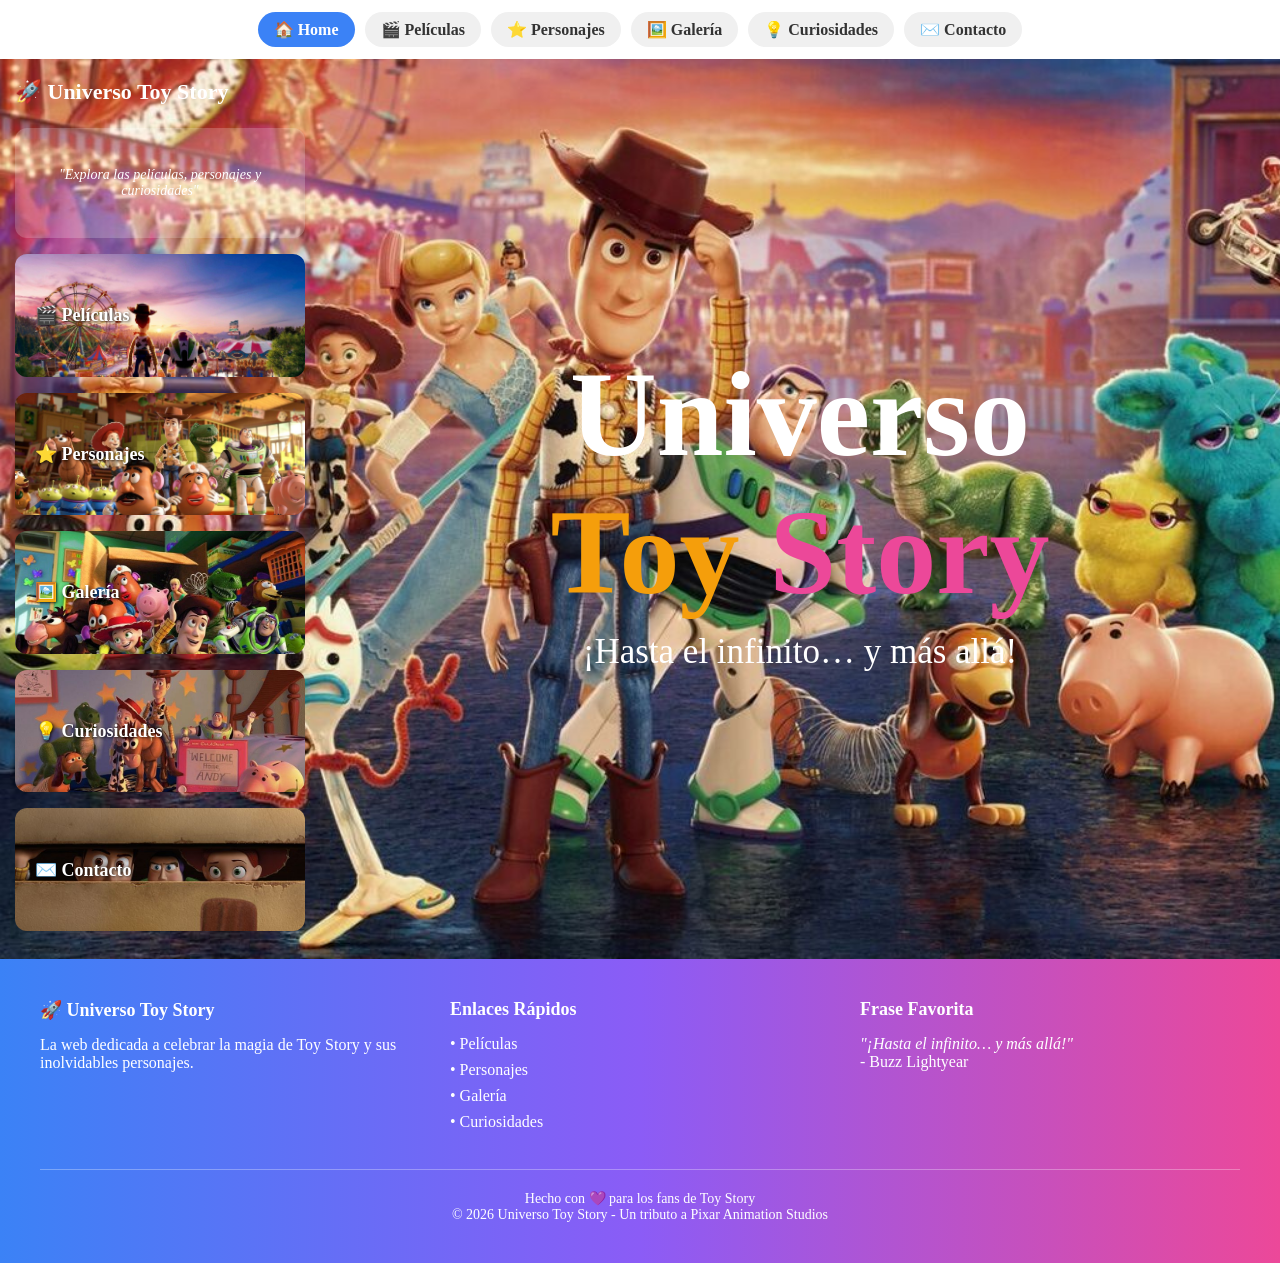
<file: index.html>
<!DOCTYPE html>
<html lang="es">
<head>
    <meta charset="UTF-8">
    <meta name="viewport" content="width=device-width, initial-scale=1.0">
    <title>Universo Toy Story - Home</title>
    <link rel="stylesheet" href="css/styles.css">
</head>
<body>

    <!-- NAVBAR -->
    <nav class="navbar">
        <a href="index.html" class="nav-btn active">🏠 Home</a>
        <a href="pages/peliculas.html" class="nav-btn peliculas">🎬 Películas</a>
        <a href="pages/personajes.html" class="nav-btn personajes">⭐ Personajes</a>
        <a href="pages/galeria.html" class="nav-btn galeria">🖼️ Galería</a>
        <a href="pages/curiosidades.html" class="nav-btn curiosidades">💡 Curiosidades</a>
        <a href="pages/contacto.html" class="nav-btn contacto">✉️ Contacto</a>
    </nav>

    <!-- HERO -->
    
<section class="hero">
<div class="hero-sidebar">
<h1>🚀 Universo Toy Story</h1>
<p class="frase">"Explora las películas, personajes y curiosidades"</p>
<a href="pages/peliculas.html" class="sidebar-link peliculas">🎬 Películas</a>
<a href="pages/personajes.html" class="sidebar-link personajes">⭐ Personajes</a>
<a href="pages/galeria.html" class="sidebar-link galeria">🖼️ Galería</a>
<a href="pages/curiosidades.html" class="sidebar-link curiosidades">💡 Curiosidades</a>
<a href="pages/contacto.html" class="sidebar-link contacto">✉️ Contacto</a>
</div>
<div class="hero-content">
<h2 class="hero-titulo">Universo</h2>
<h2 class="hero-titulo2"><span class="amarillo">Toy</span> <span class="rosa">Story</span></h2>
<p class="hero-frase">¡Hasta el infinito… y más allá!</p>
</div>
</section>
    <!-- FOOTER -->
    <footer class="footer">
        <div class="footer-col">
            <h3>🚀 Universo Toy Story</h3>
            <p>La web dedicada a celebrar la magia de Toy Story y sus inolvidables personajes.</p>
        </div>
        <div class="footer-col">
            <h3>Enlaces Rápidos</h3>
            <ul>
                <li><a href="pages/peliculas.html">• Películas</a></li>
                <li><a href="pages/personajes.html">• Personajes</a></li>
                <li><a href="pages/galeria.html">• Galería</a></li>
                <li><a href="pages/curiosidades.html">• Curiosidades</a></li>
            </ul>
        </div>
        <div class="footer-col">
            <h3>Frase Favorita</h3>
            <p><em>"¡Hasta el infinito… y más allá!"</em></p>
            <p>- Buzz Lightyear</p>
        </div>
        <div class="footer-bottom">
            <p>Hecho con 💜 para los fans de Toy Story</p>
            <p>© 2026 Universo Toy Story - Un tributo a Pixar Animation Studios</p>
        </div>
    </footer>

</body> 
</html>
</file>
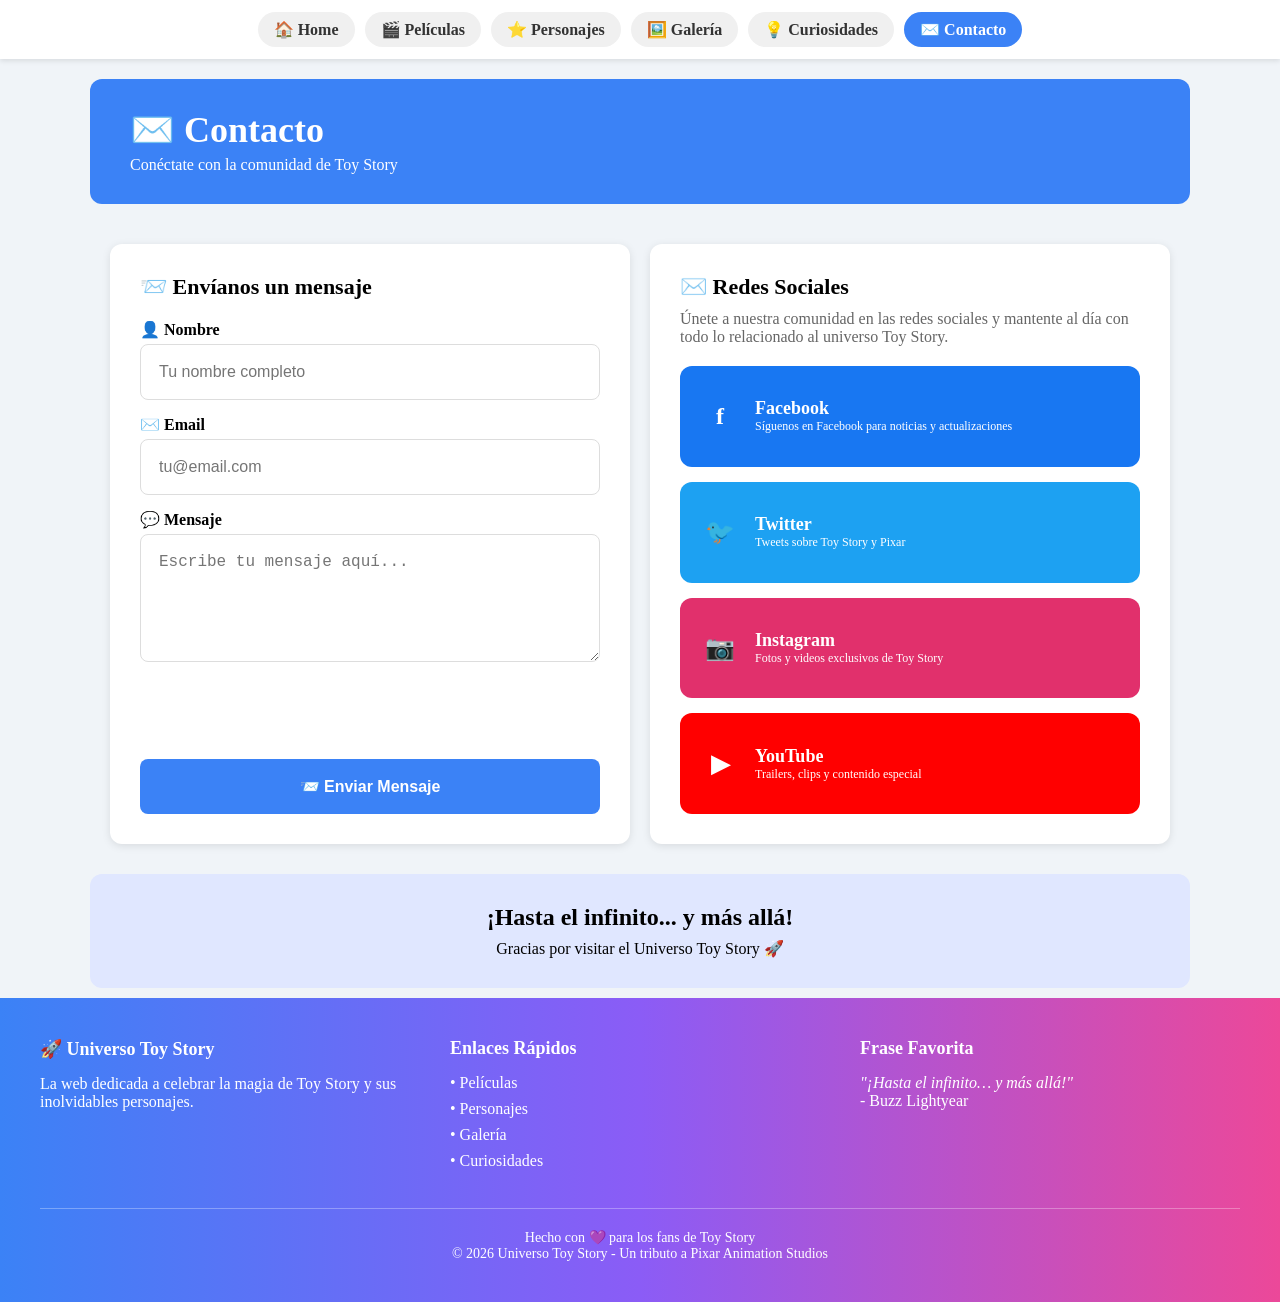
<file: pages/contacto.html>
<!DOCTYPE html>
<html lang="es">
<head>
    <meta charset="UTF-8">
    <meta name="viewport" content="width=device-width, initial-scale=1.0">
    <title>Universo Toy Story - Contacto</title>
    <link rel="stylesheet" href="../css/styles.css">
</head>
<body class="pagina-interna">

    <!-- NAVBAR -->
    <nav class="navbar">
        <a href="../index.html" class="nav-btn">🏠 Home</a>
        <a href="peliculas.html" class="nav-btn peliculas">🎬 Películas</a>
        <a href="personajes.html" class="nav-btn personajes">⭐ Personajes</a>
        <a href="galeria.html" class="nav-btn galeria">🖼️ Galería</a>
        <a href="curiosidades.html" class="nav-btn curiosidades">💡 Curiosidades</a>
        <a href="contacto.html" class="nav-btn active contacto">✉️ Contacto</a>
    </nav>

    <!-- ENCABEZADO -->
    <section class="page-header contacto-header">
        <h1>✉️ Contacto</h1>
        <p>Conéctate con la comunidad de Toy Story</p>
    </section>

    <!-- CONTENIDO -->
    <section class="contacto-grid">

        <!-- FORMULARIO -->
        <div class="contacto-form-card">
            <h2>📨 Envíanos un mensaje</h2>
            <div class="form-grupo">
                <label>👤 Nombre</label>
                <input type="text" placeholder="Tu nombre completo" required>
            </div>
            <div class="form-grupo">
                <label>✉️ Email</label>
                <input type="email" placeholder="tu@email.com" required>
            </div>
            <div class="form-grupo">
                <label>💬 Mensaje</label>
                <textarea placeholder="Escribe tu mensaje aquí..." rows="5" required></textarea>
            </div>
            <button type="button" class="btn-enviar" onclick="enviarMensaje()">📨 Enviar Mensaje</button>
        </div>

        <!-- REDES SOCIALES -->
        <div class="contacto-redes-card">
            <h2>✉️ Redes Sociales</h2>
            <p>Únete a nuestra comunidad en las redes sociales y mantente al día con todo lo relacionado al universo Toy Story.</p>
            <div class="redes">
                <a href="#" class="red facebook">
                    <span>f</span>
                    <div>
                        <strong>Facebook</strong>
                        <p>Síguenos en Facebook para noticias y actualizaciones</p>
                    </div>
                </a>
                <a href="#" class="red twitter">
                    <span>🐦</span>
                    <div>
                        <strong>Twitter</strong>
                        <p>Tweets sobre Toy Story y Pixar</p>
                    </div>
                </a>
                <a href="#" class="red instagram">
                    <span>📷</span>
                    <div>
                        <strong>Instagram</strong>
                        <p>Fotos y videos exclusivos de Toy Story</p>
                    </div>
                </a>
                <a href="#" class="red youtube">
                    <span>▶</span>
                    <div>
                        <strong>YouTube</strong>
                        <p>Trailers, clips y contenido especial</p>
                    </div>
                </a>
            </div>
        </div>

    </section>

    <!-- FRASE FINAL -->
    <div class="frase-final">
        <h2>¡Hasta el infinito... y más allá!</h2>
        <p>Gracias por visitar el Universo Toy Story 🚀</p>
    </div>

    <!-- FOOTER -->
    <footer class="footer">
        <div class="footer-col">
            <h3>🚀 Universo Toy Story</h3>
            <p>La web dedicada a celebrar la magia de Toy Story y sus inolvidables personajes.</p>
        </div>
        <div class="footer-col">
            <h3>Enlaces Rápidos</h3>
            <ul>
                <li><a href="peliculas.html">• Películas</a></li>
                <li><a href="personajes.html">• Personajes</a></li>
                <li><a href="galeria.html">• Galería</a></li>
                <li><a href="curiosidades.html">• Curiosidades</a></li>
            </ul>
        </div>
        <div class="footer-col">
            <h3>Frase Favorita</h3>
            <p><em>"¡Hasta el infinito… y más allá!"</em></p>
            <p>- Buzz Lightyear</p>
        </div>
        <div class="footer-bottom">
            <p>Hecho con 💜 para los fans de Toy Story</p>
            <p>© 2026 Universo Toy Story - Un tributo a Pixar Animation Studios</p>
        </div>
    </footer>
<script>
    
    function enviarMensaje() {
        const nombre = document.querySelector('.form-grupo input[type="text"]').value;
        const email = document.querySelector('.form-grupo input[type="email"]').value;
        const mensaje = document.querySelector('.form-grupo textarea').value;

        if (nombre === '' || email === '' || mensaje === '') {
            alert('Por favor completá todos los campos antes de enviar.');
        } else {
            alert('¡Mensaje enviado con éxito! Gracias ' + nombre + ' 🚀');
            document.querySelector('.form-grupo input[type="text"]').value = '';
            document.querySelector('.form-grupo input[type="email"]').value = '';
            document.querySelector('.form-grupo textarea').value = '';
        }
    }
    
</script>
</body>
</html>
</file>
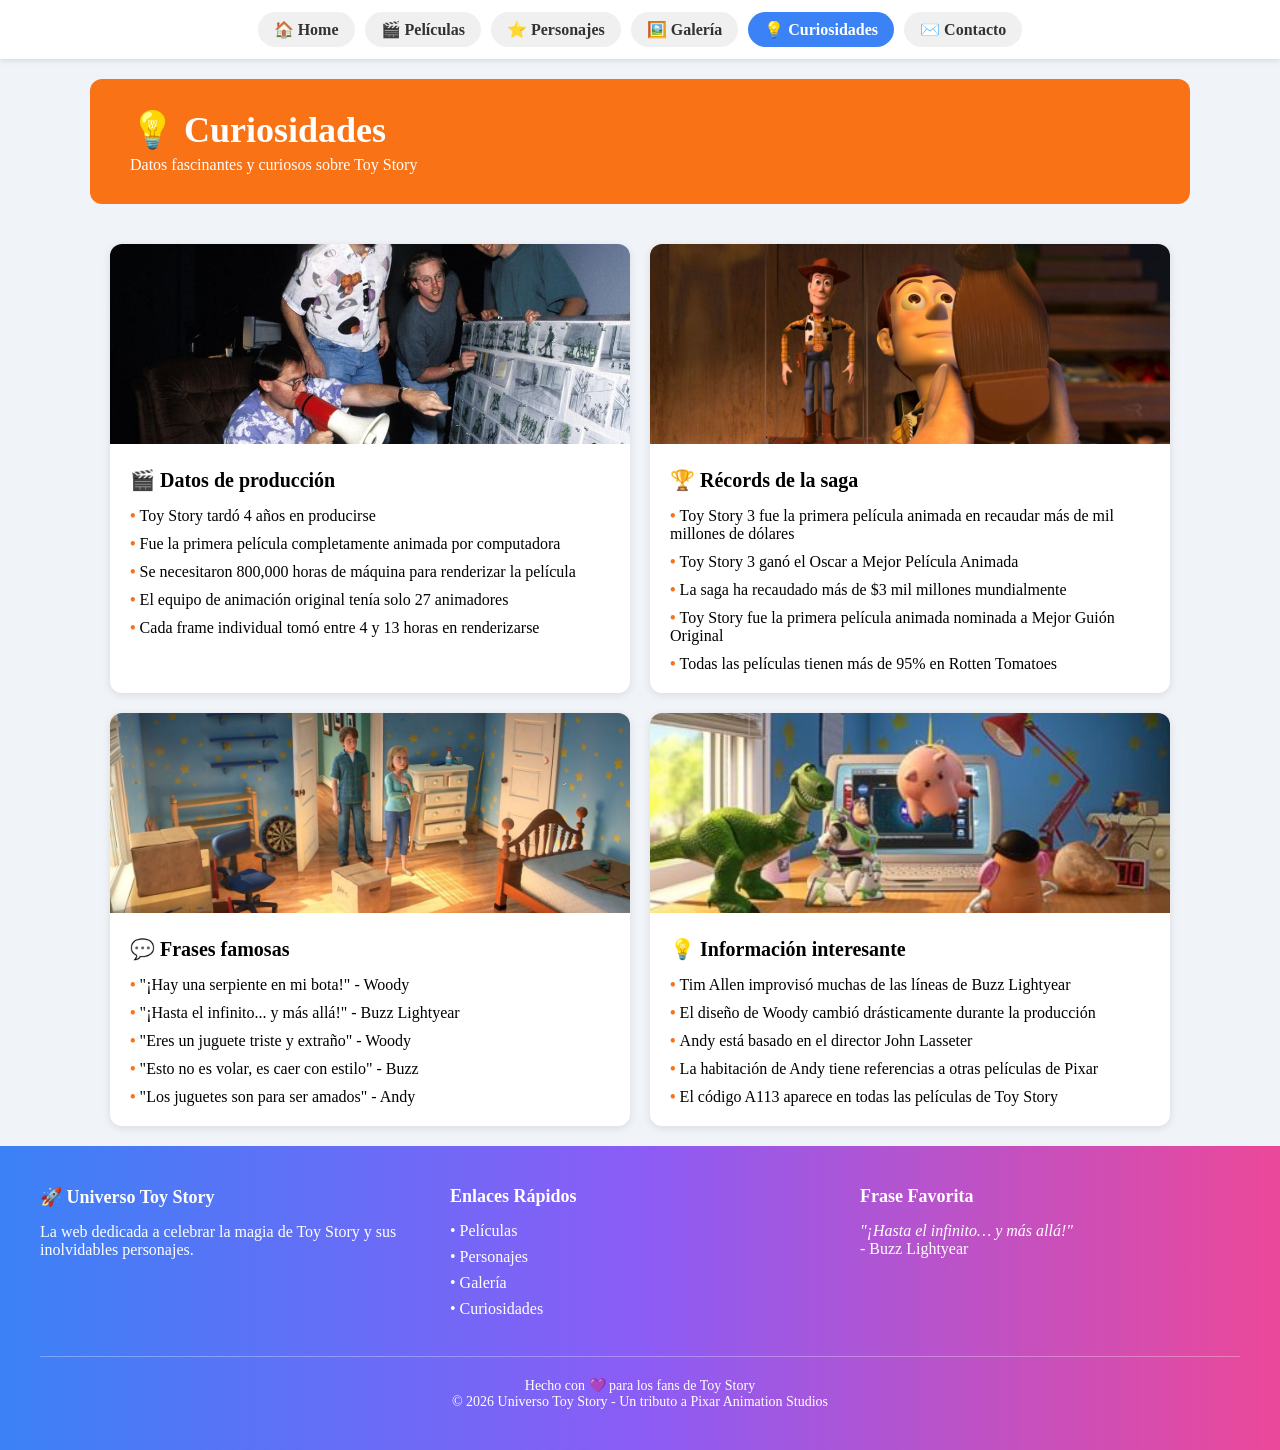
<file: pages/curiosidades.html>
<!DOCTYPE html>
<html lang="es">
<head>
    <meta charset="UTF-8">
    <meta name="viewport" content="width=device-width, initial-scale=1.0">
    <title>Universo Toy Story - Curiosidades</title>
    <link rel="stylesheet" href="../css/styles.css">
</head>
<body class="pagina-interna">

    <!-- NAVBAR -->
    <nav class="navbar">
        <a href="../index.html" class="nav-btn">🏠 Home</a>
        <a href="peliculas.html" class="nav-btn peliculas">🎬 Películas</a>
        <a href="personajes.html" class="nav-btn personajes">⭐ Personajes</a>
        <a href="galeria.html" class="nav-btn galeria">🖼️ Galería</a>
        <a href="curiosidades.html" class="nav-btn active curiosidades">💡 Curiosidades</a>
        <a href="contacto.html" class="nav-btn contacto">✉️ Contacto</a>
    </nav>

    <!-- ENCABEZADO -->
    <section class="page-header curiosidades-header">
        <h1>💡 Curiosidades</h1>
        <p>Datos fascinantes y curiosos sobre Toy Story</p>
    </section>

    <!-- CONTENIDO -->
    <section class="curiosidades-grid">

        <div class="curiosidad-card">
            <img src="../img/cur1.jpg" alt="Datos de producción">
            <div class="curiosidad-info">
                <h2>🎬 Datos de producción</h2>
                <ul>
                    <li>Toy Story tardó 4 años en producirse</li>
                    <li>Fue la primera película completamente animada por computadora</li>
                    <li>Se necesitaron 800,000 horas de máquina para renderizar la película</li>
                    <li>El equipo de animación original tenía solo 27 animadores</li>
                    <li>Cada frame individual tomó entre 4 y 13 horas en renderizarse</li>
                </ul>
            </div>
        </div>

        <div class="curiosidad-card">
            <img src="../img/cur2.jpg" alt="Récords de la saga">
            <div class="curiosidad-info">
                <h2>🏆 Récords de la saga</h2>
                <ul>
                    <li>Toy Story 3 fue la primera película animada en recaudar más de mil millones de dólares</li>
                    <li>Toy Story 3 ganó el Oscar a Mejor Película Animada</li>
                    <li>La saga ha recaudado más de $3 mil millones mundialmente</li>
                    <li>Toy Story fue la primera película animada nominada a Mejor Guión Original</li>
                    <li>Todas las películas tienen más de 95% en Rotten Tomatoes</li>
                </ul>
            </div>
        </div>

        <div class="curiosidad-card">
            <img src="../img/cur3.jpg" alt="Frases famosas">
            <div class="curiosidad-info">
                <h2>💬 Frases famosas</h2>
                <ul>
                    <li>"¡Hay una serpiente en mi bota!" - Woody</li>
                    <li>"¡Hasta el infinito... y más allá!" - Buzz Lightyear</li>
                    <li>"Eres un juguete triste y extraño" - Woody</li>
                    <li>"Esto no es volar, es caer con estilo" - Buzz</li>
                    <li>"Los juguetes son para ser amados" - Andy</li>
                </ul>
            </div>
        </div>

        <div class="curiosidad-card">
            <img src="../img/cur4.jpg" alt="Información interesante">
            <div class="curiosidad-info">
                <h2>💡 Información interesante</h2>
                <ul>
                    <li>Tim Allen improvisó muchas de las líneas de Buzz Lightyear</li>
                    <li>El diseño de Woody cambió drásticamente durante la producción</li>
                    <li>Andy está basado en el director John Lasseter</li>
                    <li>La habitación de Andy tiene referencias a otras películas de Pixar</li>
                    <li>El código A113 aparece en todas las películas de Toy Story</li>
                </ul>
            </div>
        </div>

    </section>

    <!-- FOOTER -->
    <footer class="footer">
        <div class="footer-col">
            <h3>🚀 Universo Toy Story</h3>
            <p>La web dedicada a celebrar la magia de Toy Story y sus inolvidables personajes.</p>
        </div>
        <div class="footer-col">
            <h3>Enlaces Rápidos</h3>
            <ul>
                <li><a href="peliculas.html">• Películas</a></li>
                <li><a href="personajes.html">• Personajes</a></li>
                <li><a href="galeria.html">• Galería</a></li>
                <li><a href="curiosidades.html">• Curiosidades</a></li>
            </ul>
        </div>
        <div class="footer-col">
            <h3>Frase Favorita</h3>
            <p><em>"¡Hasta el infinito… y más allá!"</em></p>
            <p>- Buzz Lightyear</p>
        </div>
        <div class="footer-bottom">
            <p>Hecho con 💜 para los fans de Toy Story</p>
            <p>© 2026 Universo Toy Story - Un tributo a Pixar Animation Studios</p>
        </div>
    </footer>

</body>
</html>
</file>
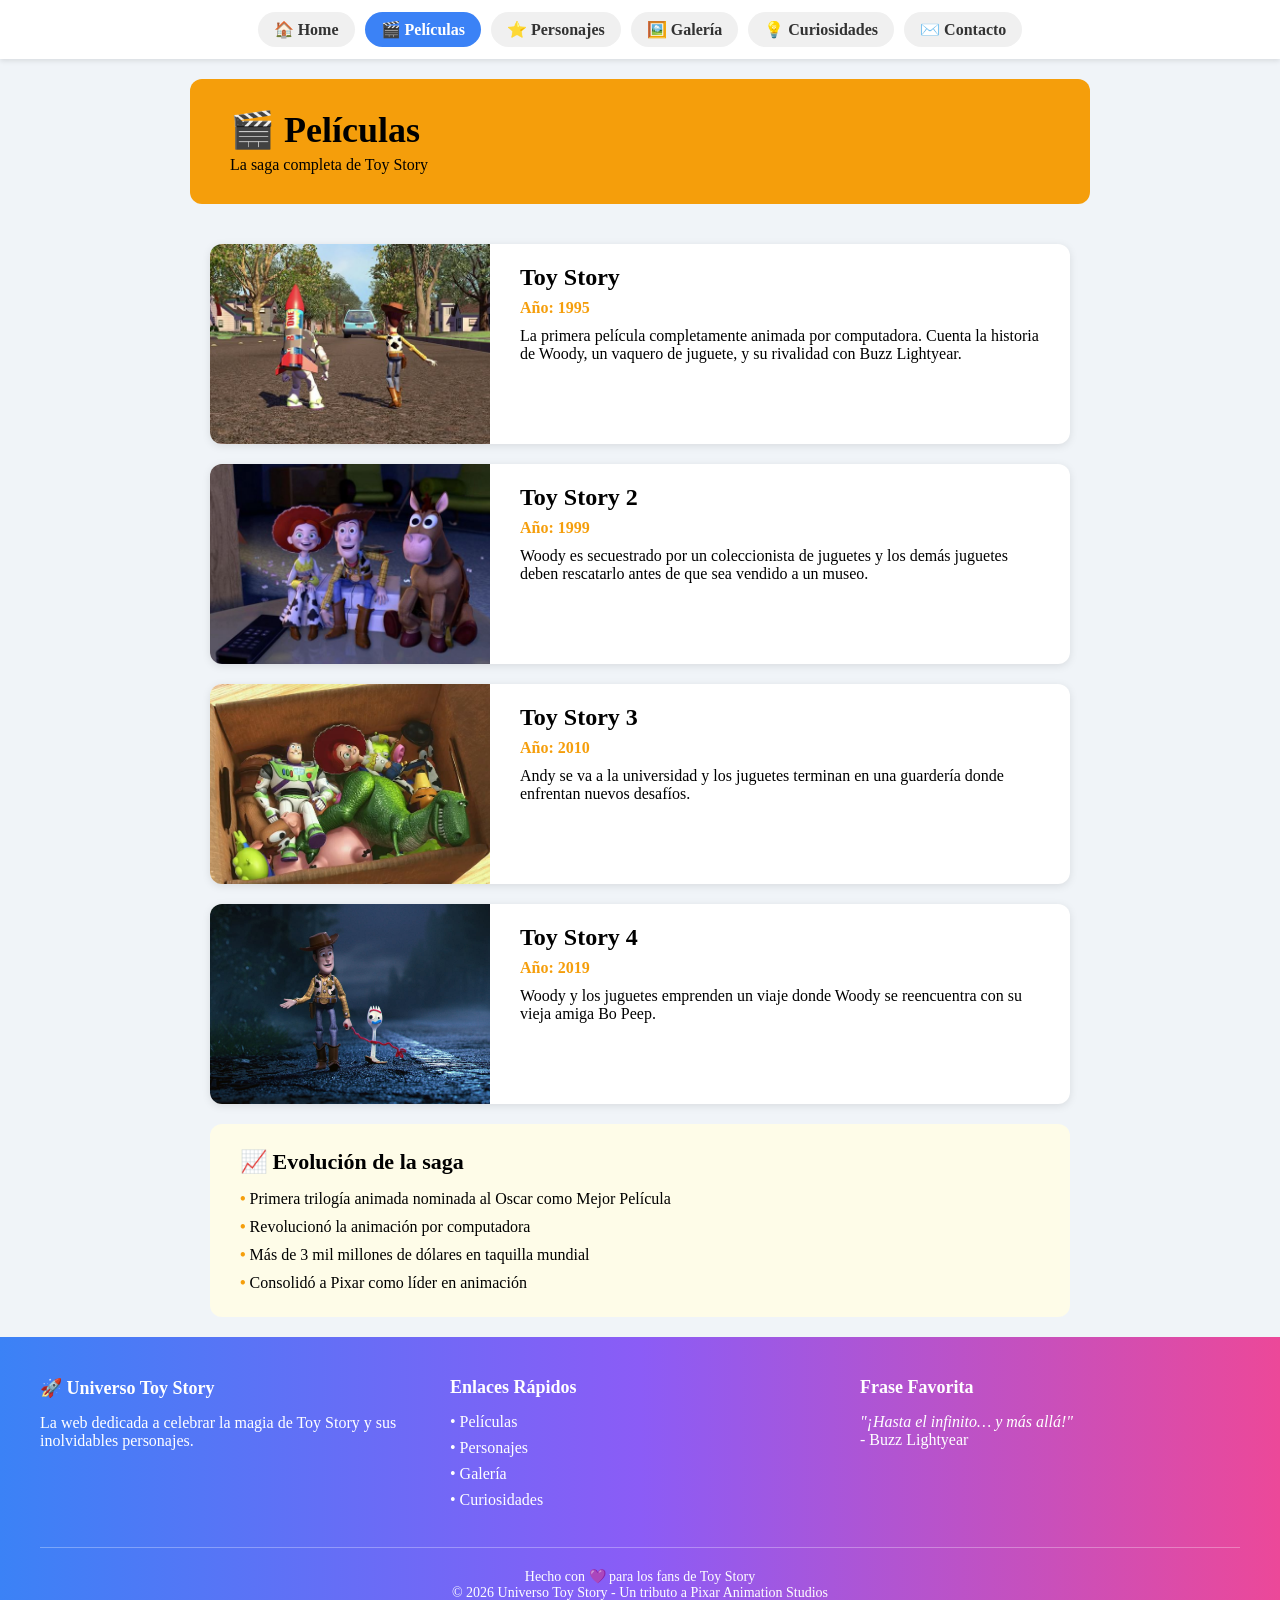
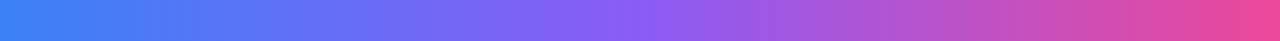
<file: pages/peliculas.html>
<!DOCTYPE html>
<html lang="es">
<head>
    <meta charset="UTF-8">
    <meta name="viewport" content="width=device-width, initial-scale=1.0">
    <title>Universo Toy Story - Películas</title>
    <link rel="stylesheet" href="../css/styles.css">
</head>
<body class="pagina-interna">

    <!-- NAVBAR -->
    <nav class="navbar">
        <a href="../index.html" class="nav-btn">🏠 Home</a>
        <a href="peliculas.html" class="nav-btn active peliculas">🎬 Películas</a>
        <a href="personajes.html" class="nav-btn personajes">⭐ Personajes</a>
        <a href="galeria.html" class="nav-btn galeria">🖼️ Galería</a>
        <a href="curiosidades.html" class="nav-btn curiosidades">💡 Curiosidades</a>
        <a href="contacto.html" class="nav-btn contacto">✉️ Contacto</a>
    </nav>

    <!-- ENCABEZADO -->
    <section class="page-header peliculas-header">
        <h1>🎬 Películas</h1>
        <p>La saga completa de Toy Story</p>
    </section>

    <!-- CONTENIDO -->
    <section class="page-content">

        <div class="movie-card">
            <img src="../img/ts1.jpg" alt="Toy Story 1">
            <div class="movie-info">
                <h2>Toy Story</h2>
                <p class="year">Año: 1995</p>
                <p>La primera película completamente animada por computadora. Cuenta la historia de Woody, un vaquero de juguete, y su rivalidad con Buzz Lightyear.</p>
            </div>
        </div>

        <div class="movie-card">
            <img src="../img/ts2.jpg" alt="Toy Story 2">
            <div class="movie-info">
                <h2>Toy Story 2</h2>
                <p class="year">Año: 1999</p>
                <p>Woody es secuestrado por un coleccionista de juguetes y los demás juguetes deben rescatarlo antes de que sea vendido a un museo.</p>
            </div>
        </div>

        <div class="movie-card">
            <img src="../img/ts3.jpg" alt="Toy Story 3">
            <div class="movie-info">
                <h2>Toy Story 3</h2>
                <p class="year">Año: 2010</p>
                <p>Andy se va a la universidad y los juguetes terminan en una guardería donde enfrentan nuevos desafíos.</p>
            </div>
        </div>

        <div class="movie-card">
            <img src="../img/ts4.jpg" alt="Toy Story 4">
            <div class="movie-info">
                <h2>Toy Story 4</h2>
                <p class="year">Año: 2019</p>
                <p>Woody y los juguetes emprenden un viaje donde Woody se reencuentra con su vieja amiga Bo Peep.</p>
            </div>
        </div>

        <!-- EVOLUCION -->
        <div class="evolucion">
            <h2>📈 Evolución de la saga</h2>
            <ul>
                <li>Primera trilogía animada nominada al Oscar como Mejor Película</li>
                <li>Revolucionó la animación por computadora</li>
                <li>Más de 3 mil millones de dólares en taquilla mundial</li>
                <li>Consolidó a Pixar como líder en animación</li>
            </ul>
        </div>

    </section>

    <!-- FOOTER -->
    <footer class="footer">
        <div class="footer-col">
            <h3>🚀 Universo Toy Story</h3>
            <p>La web dedicada a celebrar la magia de Toy Story y sus inolvidables personajes.</p>
        </div>
        <div class="footer-col">
            <h3>Enlaces Rápidos</h3>
            <ul>
                <li><a href="peliculas.html">• Películas</a></li>
                <li><a href="personajes.html">• Personajes</a></li>
                <li><a href="galeria.html">• Galería</a></li>
                <li><a href="curiosidades.html">• Curiosidades</a></li>
            </ul>
        </div>
        <div class="footer-col">
            <h3>Frase Favorita</h3>
            <p><em>"¡Hasta el infinito… y más allá!"</em></p>
            <p>- Buzz Lightyear</p>
        </div>
        <div class="footer-bottom">
            <p>Hecho con 💜 para los fans de Toy Story</p>
            <p>© 2026 Universo Toy Story - Un tributo a Pixar Animation Studios</p>
        </div>
    </footer>

</body>
</html>
</file>
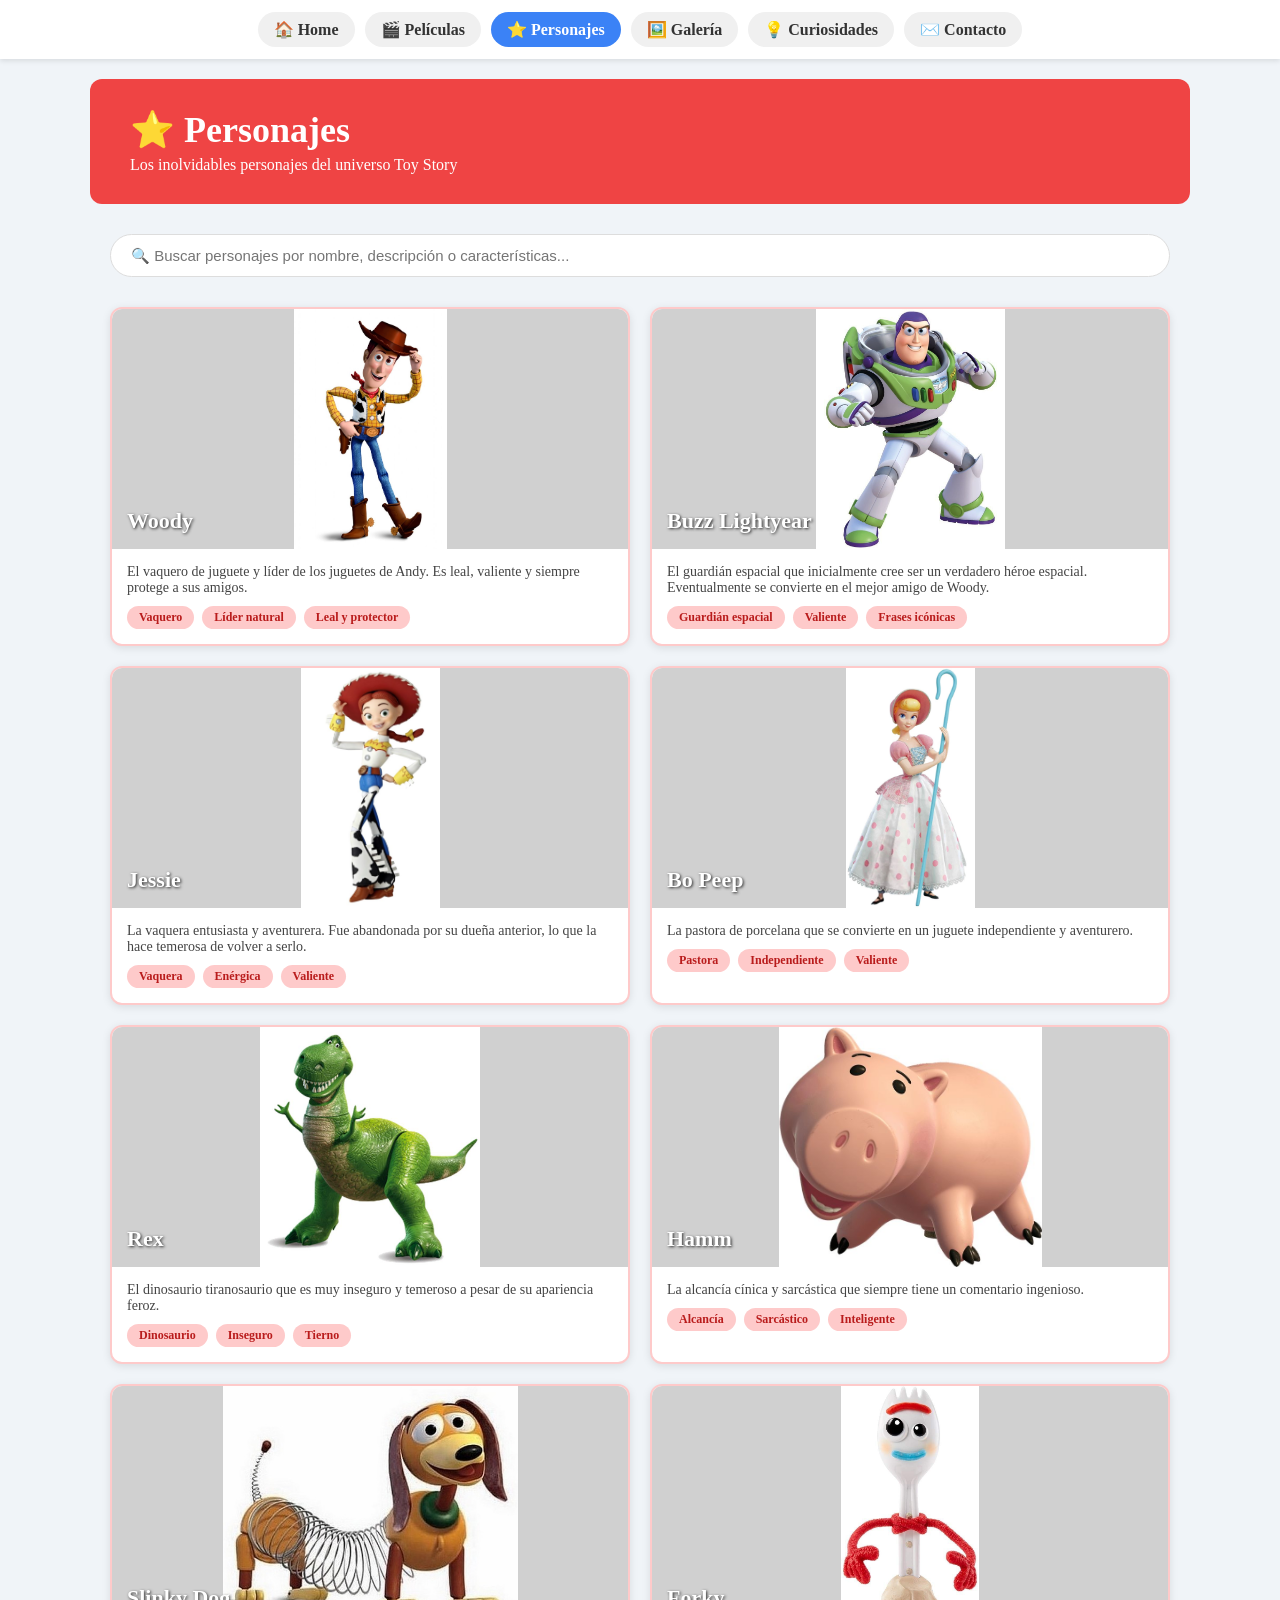
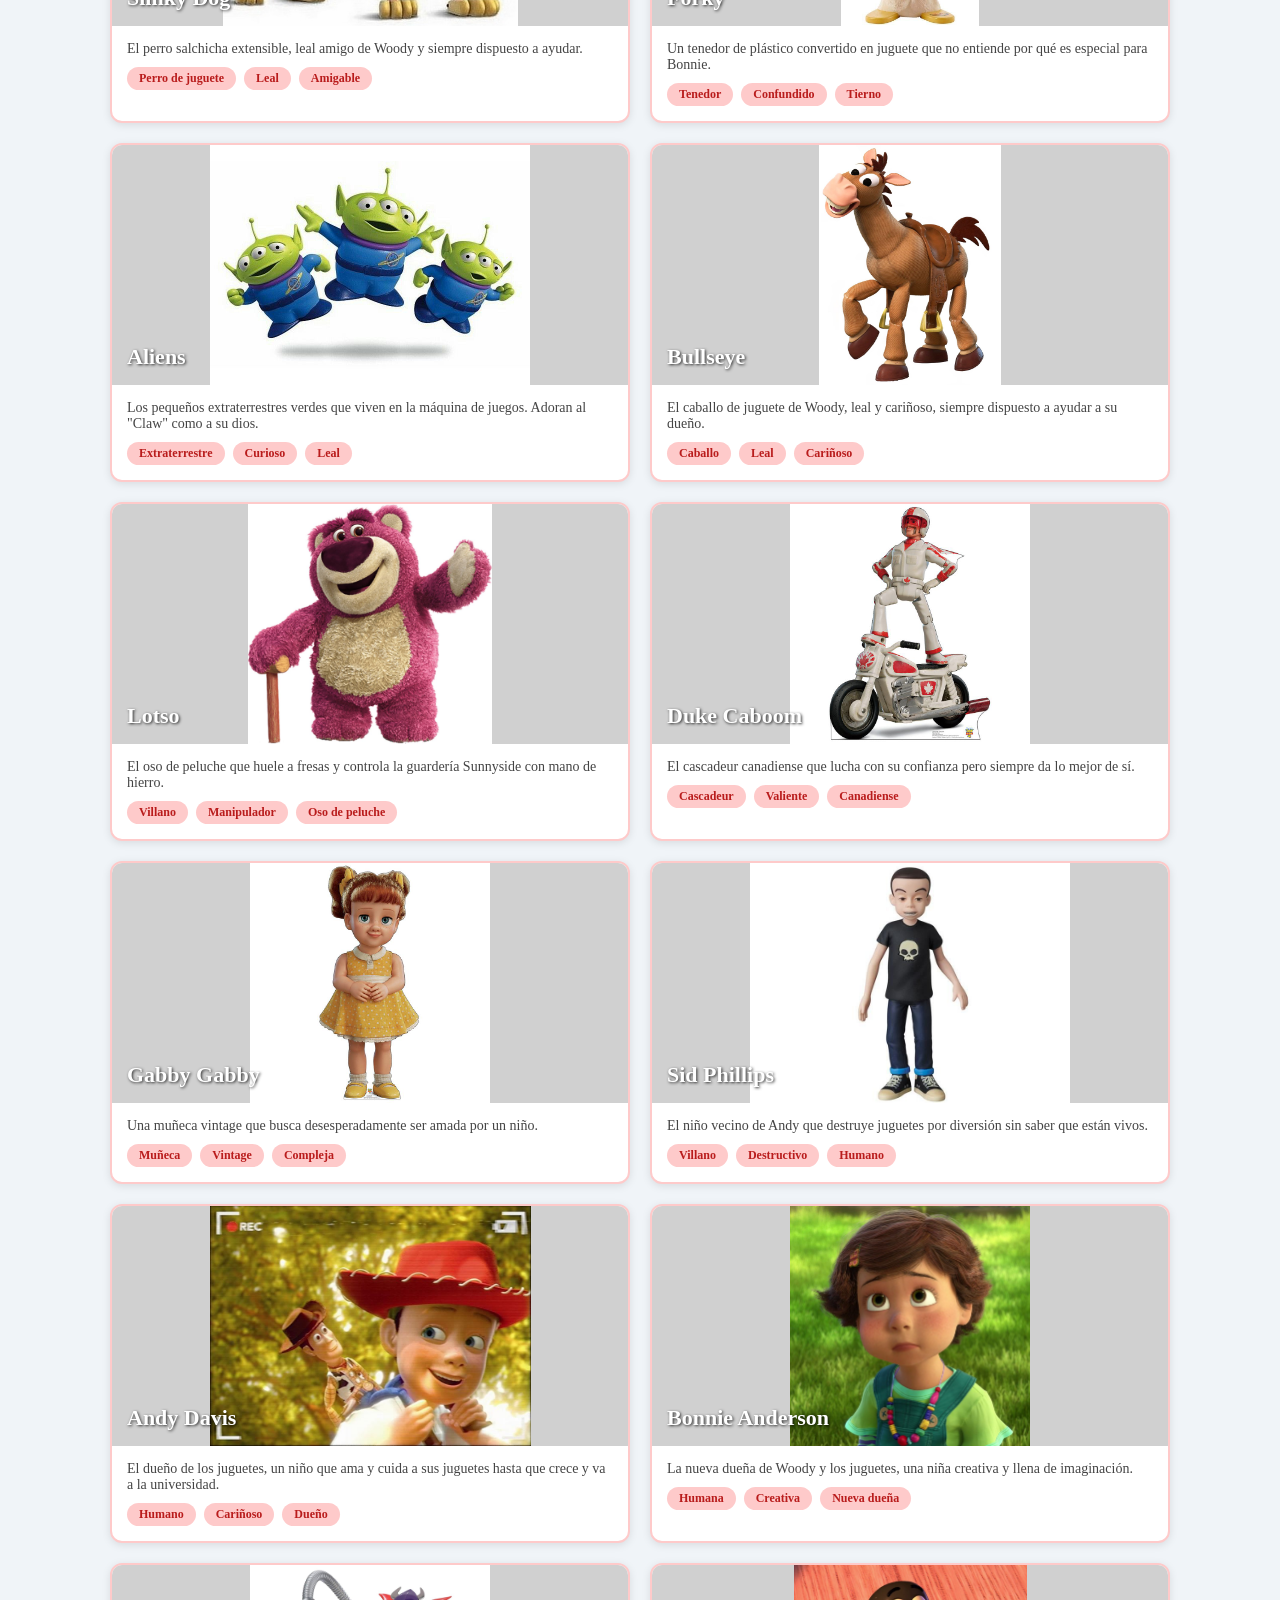
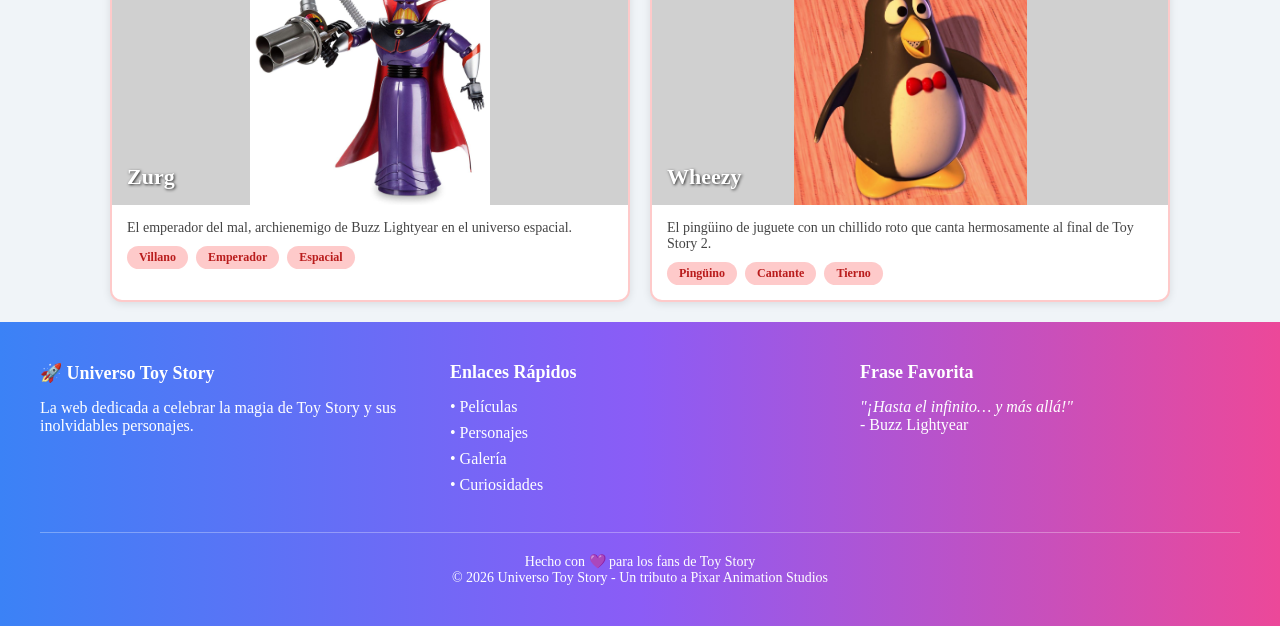
<file: pages/personajes.html>
<!DOCTYPE html>
<html lang="es">
<head>
    <meta charset="UTF-8">
    <meta name="viewport" content="width=device-width, initial-scale=1.0">
    <title>Universo Toy Story - Personajes</title>
    <link rel="stylesheet" href="../css/styles.css">
</head>
<body class="pagina-interna">

    <!-- NAVBAR -->
    <nav class="navbar">
        <a href="../index.html" class="nav-btn">🏠 Home</a>
        <a href="peliculas.html" class="nav-btn peliculas">🎬 Películas</a>
        <a href="personajes.html" class="nav-btn active personajes">⭐ Personajes</a>
        <a href="galeria.html" class="nav-btn galeria">🖼️ Galería</a>
        <a href="curiosidades.html" class="nav-btn curiosidades">💡 Curiosidades</a>
        <a href="contacto.html" class="nav-btn contacto">✉️ Contacto</a>
    </nav>

    <!-- ENCABEZADO -->
    <section class="page-header personajes-header">
        <h1>⭐ Personajes</h1>
        <p>Los inolvidables personajes del universo Toy Story</p>
    </section>

    <!-- BUSCADOR -->
    <div class="buscador">
        <input type="text" placeholder="🔍 Buscar personajes por nombre, descripción o características...">
    </div>

    <!-- PERSONAJES -->
    <section class="personajes-grid">

        <div class="personaje-card">
            <div class="personaje-img" style="background-image: url('../img/woody.jpg')">
                <h3>Woody</h3>
            </div>
            <div class="personaje-info">
                <p>El vaquero de juguete y líder de los juguetes de Andy. Es leal, valiente y siempre protege a sus amigos.</p>
                <div class="tags">
                    <span>Vaquero</span>
                    <span>Líder natural</span>
                    <span>Leal y protector</span>
                </div>
            </div>
        </div>

        <div class="personaje-card">
            <div class="personaje-img" style="background-image: url('../img/buzz.jpg')">
                <h3>Buzz Lightyear</h3>
            </div>
            <div class="personaje-info">
                <p>El guardián espacial que inicialmente cree ser un verdadero héroe espacial. Eventualmente se convierte en el mejor amigo de Woody.</p>
                <div class="tags">
                    <span>Guardián espacial</span>
                    <span>Valiente</span>
                    <span>Frases icónicas</span>
                </div>
            </div>
        </div>

        <div class="personaje-card">
            <div class="personaje-img" style="background-image: url('../img/jessie.jpg')">
                <h3>Jessie</h3>
            </div>
            <div class="personaje-info">
                <p>La vaquera entusiasta y aventurera. Fue abandonada por su dueña anterior, lo que la hace temerosa de volver a serlo.</p>
                <div class="tags">
                    <span>Vaquera</span>
                    <span>Enérgica</span>
                    <span>Valiente</span>
                </div>
            </div>
        </div>

        <div class="personaje-card">
            <div class="personaje-img" style="background-image: url('../img/bopeep.jpg')">
                <h3>Bo Peep</h3>
            </div>
            <div class="personaje-info">
                <p>La pastora de porcelana que se convierte en un juguete independiente y aventurero.</p>
                <div class="tags">
                    <span>Pastora</span>
                    <span>Independiente</span>
                    <span>Valiente</span>
                </div>
            </div>
        </div>

        <div class="personaje-card">
            <div class="personaje-img" style="background-image: url('../img/rex.jpg')">
                <h3>Rex</h3>
            </div>
            <div class="personaje-info">
                <p>El dinosaurio tiranosaurio que es muy inseguro y temeroso a pesar de su apariencia feroz.</p>
                <div class="tags">
                    <span>Dinosaurio</span>
                    <span>Inseguro</span>
                    <span>Tierno</span>
                </div>
            </div>
        </div>

        <div class="personaje-card">
            <div class="personaje-img" style="background-image: url('../img/hamm.jpg')">
                <h3>Hamm</h3>
            </div>
            <div class="personaje-info">
                <p>La alcancía cínica y sarcástica que siempre tiene un comentario ingenioso.</p>
                <div class="tags">
                    <span>Alcancía</span>
                    <span>Sarcástico</span>
                    <span>Inteligente</span>
                </div>
            </div>
        </div>

        <div class="personaje-card">
            <div class="personaje-img" style="background-image: url('../img/slinky.jpg')">
                <h3>Slinky Dog</h3>
            </div>
            <div class="personaje-info">
                <p>El perro salchicha extensible, leal amigo de Woody y siempre dispuesto a ayudar.</p>
                <div class="tags">
                    <span>Perro de juguete</span>
                    <span>Leal</span>
                    <span>Amigable</span>
                </div>
            </div>
        </div>

        <div class="personaje-card">
            <div class="personaje-img" style="background-image: url('../img/forky.jpg')">
                <h3>Forky</h3>
            </div>
            <div class="personaje-info">
                <p>Un tenedor de plástico convertido en juguete que no entiende por qué es especial para Bonnie.</p>
                <div class="tags">
                    <span>Tenedor</span>
                    <span>Confundido</span>
                    <span>Tierno</span>
                </div>
            </div>
        </div>
        <div class="personaje-card">
    <div class="personaje-img" style="background-image: url('../img/aliens.jpg')">
        <h3>Aliens</h3>
    </div>
    <div class="personaje-info">
        <p>Los pequeños extraterrestres verdes que viven en la máquina de juegos. Adoran al "Claw" como a su dios.</p>
        <div class="tags">
            <span>Extraterrestre</span>
            <span>Curioso</span>
            <span>Leal</span>
        </div>
    </div>
</div>

<div class="personaje-card">
    <div class="personaje-img" style="background-image: url('../img/bullseye.jpg')">
        <h3>Bullseye</h3>
    </div>
    <div class="personaje-info">
        <p>El caballo de juguete de Woody, leal y cariñoso, siempre dispuesto a ayudar a su dueño.</p>
        <div class="tags">
            <span>Caballo</span>
            <span>Leal</span>
            <span>Cariñoso</span>
        </div>
    </div>
</div>

<div class="personaje-card">
    <div class="personaje-img" style="background-image: url('../img/lotso.jpg')">
        <h3>Lotso</h3>
    </div>
    <div class="personaje-info">
        <p>El oso de peluche que huele a fresas y controla la guardería Sunnyside con mano de hierro.</p>
        <div class="tags">
            <span>Villano</span>
            <span>Manipulador</span>
            <span>Oso de peluche</span>
        </div>
    </div>
</div>

<div class="personaje-card">
    <div class="personaje-img" style="background-image: url('../img/duke.jpg')">
        <h3>Duke Caboom</h3>
    </div>
    <div class="personaje-info">
        <p>El cascadeur canadiense que lucha con su confianza pero siempre da lo mejor de sí.</p>
        <div class="tags">
            <span>Cascadeur</span>
            <span>Valiente</span>
            <span>Canadiense</span>
        </div>
    </div>
</div>

<div class="personaje-card">
    <div class="personaje-img" style="background-image: url('../img/gabby.jpg')">
        <h3>Gabby Gabby</h3>
    </div>
    <div class="personaje-info">
        <p>Una muñeca vintage que busca desesperadamente ser amada por un niño.</p>
        <div class="tags">
            <span>Muñeca</span>
            <span>Vintage</span>
            <span>Compleja</span>
        </div>
    </div>
</div>

<div class="personaje-card">
    <div class="personaje-img" style="background-image: url('../img/sid.jpg')">
        <h3>Sid Phillips</h3>
    </div>
    <div class="personaje-info">
        <p>El niño vecino de Andy que destruye juguetes por diversión sin saber que están vivos.</p>
        <div class="tags">
            <span>Villano</span>
            <span>Destructivo</span>
            <span>Humano</span>
        </div>
    </div>
</div>

<div class="personaje-card">
    <div class="personaje-img" style="background-image: url('../img/andy.jpg')">
        <h3>Andy Davis</h3>
    </div>
    <div class="personaje-info">
        <p>El dueño de los juguetes, un niño que ama y cuida a sus juguetes hasta que crece y va a la universidad.</p>
        <div class="tags">
            <span>Humano</span>
            <span>Cariñoso</span>
            <span>Dueño</span>
        </div>
    </div>
</div>

<div class="personaje-card">
    <div class="personaje-img" style="background-image: url('../img/bonnie.jpg')">
        <h3>Bonnie Anderson</h3>
    </div>
    <div class="personaje-info">
        <p>La nueva dueña de Woody y los juguetes, una niña creativa y llena de imaginación.</p>
        <div class="tags">
            <span>Humana</span>
            <span>Creativa</span>
            <span>Nueva dueña</span>
        </div>
    </div>
</div>

<div class="personaje-card">
    <div class="personaje-img" style="background-image: url('../img/zurg.jpg')">
        <h3>Zurg</h3>
    </div>
    <div class="personaje-info">
        <p>El emperador del mal, archienemigo de Buzz Lightyear en el universo espacial.</p>
        <div class="tags">
            <span>Villano</span>
            <span>Emperador</span>
            <span>Espacial</span>
        </div>
    </div>
</div>

<div class="personaje-card">
    <div class="personaje-img" style="background-image: url('../img/wheezy.jpg')">
        <h3>Wheezy</h3>
    </div>
    <div class="personaje-info">
        <p>El pingüino de juguete con un chillido roto que canta hermosamente al final de Toy Story 2.</p>
        <div class="tags">
            <span>Pingüino</span>
            <span>Cantante</span>
            <span>Tierno</span>
        </div>
    </div>
</div>

    </section>

    <!-- FOOTER -->
    <footer class="footer">
        <div class="footer-col">
            <h3>🚀 Universo Toy Story</h3>
            <p>La web dedicada a celebrar la magia de Toy Story y sus inolvidables personajes.</p>
        </div>
        <div class="footer-col">
            <h3>Enlaces Rápidos</h3>
            <ul>
                <li><a href="peliculas.html">• Películas</a></li>
                <li><a href="personajes.html">• Personajes</a></li>
                <li><a href="galeria.html">• Galería</a></li>
                <li><a href="curiosidades.html">• Curiosidades</a></li>
            </ul>
        </div>
        <div class="footer-col">
            <h3>Frase Favorita</h3>
            <p><em>"¡Hasta el infinito… y más allá!"</em></p>
            <p>- Buzz Lightyear</p>
        </div>
        <div class="footer-bottom">
            <p>Hecho con 💜 para los fans de Toy Story</p>
            <p>© 2026 Universo Toy Story - Un tributo a Pixar Animation Studios</p>
        </div>
    </footer>

<script>
    const buscador = document.querySelector('.buscador input');
    const tarjetas = document.querySelectorAll('.personaje-card');

    buscador.addEventListener('input', function() {
        const texto = this.value.toLowerCase();
        
        tarjetas.forEach(function(tarjeta) {
            const nombre = tarjeta.querySelector('h3').textContent.toLowerCase();
            
            if (nombre.includes(texto)) {
                tarjeta.style.display = 'block';
            } else {
                tarjeta.style.display = 'none';
            }
        });
    });
</script>
</body>
</html>
</file>
<file: css/styles.css>
* {
    margin: 0;
    padding: 0;
    box-sizing: border-box;
}

body {
    font-family: Georgia, serif;
    background-color: #f0f4f8;
}

/* NAVBAR */
.navbar {
    display: flex;
    justify-content: center;
    gap: 10px;
    padding: 12px 20px;
    background-color: white;
    box-shadow: 0 2px 5px rgba(0,0,0,0.1);
}

.nav-btn {
    padding: 8px 16px;
    border-radius: 20px;
    text-decoration: none;
    font-weight: bold;
    color: #333;
    background-color: #f0f0f0;
}

.nav-btn.active, .nav-btn:hover {
    background-color: #3b82f6;
    color: white;
}

.nav-btn.peliculas:hover { background-color: #f59e0b; color: white; }
.nav-btn.personajes:hover { background-color: #ef4444; color: white; }
.nav-btn.galeria:hover { background-color: #22c55e; color: white; }
.nav-btn.curiosidades:hover { background-color: #f97316; color: white; }
.nav-btn.contacto:hover { background-color: #3b82f6; color: white; }

/* HERO */
.hero {
    display: flex;
    min-height: 100vh;
    background-image: url('../img/portada.jpg');
    background-size: cover;
    background-position: center;
}

.hero-sidebar {
    width: 320px;
    background-color: transparent;
    padding: 20px 15px;
    color: white;
    display: flex;
    flex-direction: column;
    gap: 8px;
    height: 100hv;
}

.hero-sidebar h1 {
    font-size: 22px;
    margin-bottom: 15px;
}

.frase {
    font-style: italic;
    background-color: rgba(255,255,255,0.2);
    padding: 30px 20px;
    border-radius: 12px;
    font-size: 14px;
    color: white;
    text-align: center;
    margin-bottom: 8px;
    min-height: 110px;
    display: flex;
    align-items: center;
    justify-content: center;
}

.sidebar-link {
    display: flex;
    align-items: center;
    gap: 8px;
    color: white;
    text-decoration: none;
    padding: 30px 20px;
    border-radius: 12px;
    margin-bottom: 8px;
    border-radius: 12px;
    background-color: rgba(255,255,255,0.15);
    background-size: cover;
    background-position: center;
    font-size: 18px;
    font-weight: bold;
    text-shadow: 1px 1px 3px rgba(0,0,0,0.8);
    width: 100%;
    flex: 1;
    min-height: 110px;
}

.sidebar-link:hover {
    background-color: rgba(255,255,255,0.3);
}

.hero-content {
    flex: 1;
    display: flex;
    flex-direction: column;
    justify-content: center;
    align-items: center;
    padding: 40px;
    text-align: center;
}

.hero-titulo {
    font-size: 120px;
    color: white;
    font-weight: bold;
}

.hero-titulo2 {
    font-size: 120px;
    font-weight: bold;
}

.amarillo { color: #f59e0b; }
.rosa { color: #ec4899; }

.hero-frase {
    color: white;
    font-size: 35px;
    margin-top: 10px;
}

/* FOOTER */
.footer {
    background: linear-gradient(to right, #3b82f6, #8b5cf6, #ec4899);
    color: white;
    padding: 40px;
    display: flex;
    flex-wrap: wrap;
    gap: 30px;
}

.footer-col {
    flex: 1;
    min-width: 200px;
}

.footer-col h3 {
    font-size: 18px;
    margin-bottom: 15px;
}

.footer-col ul {
    list-style: none;
}

.footer-col ul li {
    margin-bottom: 8px;
}

.footer-col a {
    color: white;
    text-decoration: none;
}

.footer-bottom {
    width: 100%;
    text-align: center;
    border-top: 1px solid rgba(255,255,255,0.3);
    padding-top: 20px;
    font-size: 14px;
}
.sidebar-link.peliculas {
    background-image: url('../img/peliculas.jpg');
    background-size: cover;
    background-position: center;
}
.sidebar-link.personajes {
    background-image: url('../img/personajes.jpg');
    background-size: cover;
    background-position: center;
}
.sidebar-link.galeria {
    background-image: url('../img/galeria.jpg');
    background-size: cover;
    background-position: center;
}
.sidebar-link.curiosidades {
    background-image: url('../img/curiosidades.jpg');
    background-size: cover;
    background-position: center;
}
.sidebar-link.contacto {
    background-image: url('../img/contacto.jpg');
    background-size: cover;
    background-position: center;
}
/* PÁGINAS INTERNAS */
.page-header {
    padding: 30px 40px;
    border-radius: 12px;
    margin: 20px auto;
    max-width: 900px;
    width: calc(100% - 40px);
}

.peliculas-header {
    background-color: #f59e0b;
}

.page-header h1 {
    font-size: 36px;
    font-weight: bold;
}

.page-header p {
    font-size: 16px;
    margin-top: 5px;
}

.page-content {
    padding: 20px ;
    display: flex;
    flex-direction: column;
    gap: 20px;
    max-width: 900px;
    margin: 0auto;
    width: 100%;
    align-items: center;
}

.movie-card {
    display: flex;
    background-color: white;
    border-radius: 12px;
    overflow: hidden;
    box-shadow: 0 2px 8px rgba(0,0,0,0.1);
    width: 100%;
    max-width: 860px;
}

.movie-card img {
    width: 280px;
    height: 200px;
    object-fit: cover;
}

.movie-info {
    padding: 20px 30px;
}

.movie-info h2 {
    font-size: 24px;
    margin-bottom: 8px;
}

.year {
    color: #f59e0b;
    font-weight: bold;
    margin-bottom: 10px;
}

.evolucion {
    background-color: #fefce8;
    border-radius: 12px;
    padding: 25px 30px;
    width: 100%;
    max-width: 860px;
}

.evolucion h2 {
    font-size: 22px;
    margin-bottom: 15px;
}

.evolucion ul {
    list-style: none;
    display: flex;
    flex-direction: column;
    gap: 10px;
}

.evolucion ul li::before {
    content: "• ";
    color: #f59e0b;
    font-weight: bold;
}
.pagina-interna {
    display: flex;
    flex-direction: column;
    align-items: center;
}

.pagina-interna .navbar {
    width: 100%;
}

.pagina-interna .footer {
    width: 100%
}
/* PERSONAJES */
.personajes-header {
    background-color: #ef4444;
    color: white;
}

.buscador {
    width: 100%;
    max-width: 1100px;
    padding: 10px 20px;
}

.buscador input {
    width: 100%;
    padding: 12px 20px;
    border-radius: 25px;
    border: 1px solid #ddd;
    font-size: 15px;
    outline: none;
}

.personajes-grid {
    display: grid;
    grid-template-columns: 1fr 1fr;
    gap: 20px;
    max-width: 1100px;
    width: 100%;
    padding: 20px;
}

.personaje-card {
    background-color: white;
    border-radius: 12px;
    overflow: hidden;
    box-shadow: 0 2px 8px rgba(0,0,0,0.1);
    border: 2px solid #fecaca;
}

.personaje-img {
    height: 240px;
    background-size: contain;
    background-position: center bottom;
    background-repeat: no-repeat;
    background-color: #d0d0d0;
    display: flex;
    align-items: flex-end;
    padding: 15px;
}

.personaje-img h3 {
    color: white;
    font-size: 22px;
    font-weight: bold;
    text-shadow: 1px 1px 3px rgba(0,0,0,0.8);
}

.personaje-info {
    padding: 15px;
}

.personaje-info p {
    font-size: 14px;
    color: #444;
    margin-bottom: 10px;
}

.tags {
    display: flex;
    flex-wrap: wrap;
    gap: 8px;
}

.tags span {
    background-color: #fecaca;
    color: #b91c1c;
    padding: 4px 12px;
    border-radius: 20px;
    font-size: 12px;
    font-weight: bold;
}
.personajes-header {
    max-width: 1100px;
    width: calc(100% - 40px);
}
/* GALERÍA */
.galeria-header {
    background-color: #22c55e;
    color: white;
    max-width: 1100px;
    width: calc(100% - 40px);
}

.galeria-seccion {
    width: 100%;
    max-width: 1100px;
    padding: 10px 20px;
}

.galeria-titulo {
    background-color: white;
    border-left: 4px solid #22c55e;
    padding: 15px 20px;
    border-radius: 8px;
    margin-bottom: 15px;
}

.galeria-titulo h2 {
    font-size: 24px;
    font-weight: bold;
}

.galeria-grid {
    display: grid;
    grid-template-columns: 1fr 1fr 1fr;
    gap: 15px;
}

.galeria-item {
    background-color: white;
    border-radius: 12px;
    overflow: hidden;
    box-shadow: 0 2px 8px rgba(0,0,0,0.1);
}

.galeria-item img {
    width: 100%;
    height: 200px;
    object-fit: cover;
}

.galeria-item p {
    padding: 12px;
    font-size: 14px;
    color: #444;
}
.posters .galeria-item img {
    height: 400px;
    object-fit: contain;
    background-color: #f0f0f0;
}
/* CURIOSIDADES */
.curiosidades-header {
    background-color: #f97316;
    color: white;
    max-width: 1100px;
    width: calc(100% - 40px);
}

.curiosidades-grid {
    display: grid;
    grid-template-columns: 1fr 1fr;
    gap: 20px;
    max-width: 1100px;
    width: 100%;
    padding: 20px;
}

.curiosidad-card {
    background-color: white;
    border-radius: 12px;
    overflow: hidden;
    box-shadow: 0 2px 8px rgba(0,0,0,0.1);
}

.curiosidad-card img {
    width: 100%;
    height: 200px;
    object-fit: cover;
}

.curiosidad-info {
    padding: 20px;
}

.curiosidad-info h2 {
    font-size: 20px;
    font-weight: bold;
    margin-bottom: 15px;
}

.curiosidad-info ul {
    list-style: none;
    display: flex;
    flex-direction: column;
    gap: 10px;
}

.curiosidad-info ul li::before {
    content: "• ";
    color: #f97316;
    font-weight: bold;
}
/* CONTACTO */
.contacto-header {
    background-color: #3b82f6;
    color: white;
    max-width: 1100px;
    width: calc(100% - 40px);
}

.contacto-grid {
    display: grid;
    grid-template-columns: 1fr 1fr;
    gap: 20px;
    max-width: 1100px;
    width: 100%;
    padding: 20px;
}

.contacto-form-card {
    background-color: white;
    border-radius: 12px;
    padding: 30px;
    box-shadow: 0 2px 8px rgba(0,0,0,0.1);
    min-height: 600px;
    display: flex;
    flex-direction: column;
}

.contacto-form-card h2 {
    font-size: 22px;
    font-weight: bold;
    margin-bottom: 20px;
}

.form-grupo {
    margin-bottom: 15px;
}

.form-grupo label {
    display: block;
    font-weight: bold;
    margin-bottom: 5px;
}

.form-grupo input,
.form-grupo textarea {
    width: 100%;
    padding: 18px;
    border: 1px solid #ddd;
    border-radius: 8px;
    font-size: 16px;
    outline: none;
    flex: 1;
}

.btn-enviar {
    width: 100%;
    padding: 18px;
    background-color: #3b82f6;
    color: white;
    border: none;
    border-radius: 8px;
    font-size: 16px;
    font-weight: bold;
    cursor: pointer;
    margin-top: auto;
}

.btn-enviar:hover {
    background-color: #2563eb;
}

.contacto-redes-card {
    background-color: white;
    border-radius: 12px;
    padding: 30px;
    box-shadow: 0 2px 8px rgba(0,0,0,0.1);
    min-height: 600px;
    display: flex;
    flex-direction: column;
}

.contacto-redes-card h2 {
    font-size: 22px;
    font-weight: bold;
    margin-bottom: 10px;
}

.contacto-redes-card > p {
    color: #666;
    margin-bottom: 20px;
    font-size: 16px;
}

.redes {
    display: flex;
    flex-direction: column;
    gap: 15px;
    flex: 1;
}

.red {
    display: flex;
    align-items: center;
    gap: 15px;
    padding: 20px;
    border-radius: 12px;
    text-decoration: none;
    color: white;
    flex: 1;
}

.red span {
    font-size: 24px;
    font-weight: bold;
    min-width: 40px;
    text-align: center;
}

.red strong {
    display: block;
    font-size: 18px;
}

.red p {
    font-size: 12px;
    margin: 0;
}

.facebook { background-color: #1877f2; }
.twitter { background-color: #1da1f2; }
.instagram { background-color: #e1306c; }
.youtube { background-color: #ff0000; }

.frase-final {
    text-align: center;
    padding: 30px;
    background-color: #e0e7ff;
    border-radius: 12px;
    max-width: 1100px;
    width: calc(100% - 40px);
    margin: 10px 0;
}

.frase-final h2 {
    font-size: 24px;
    font-weight: bold;
    margin-bottom: 8px;
}
</file>
